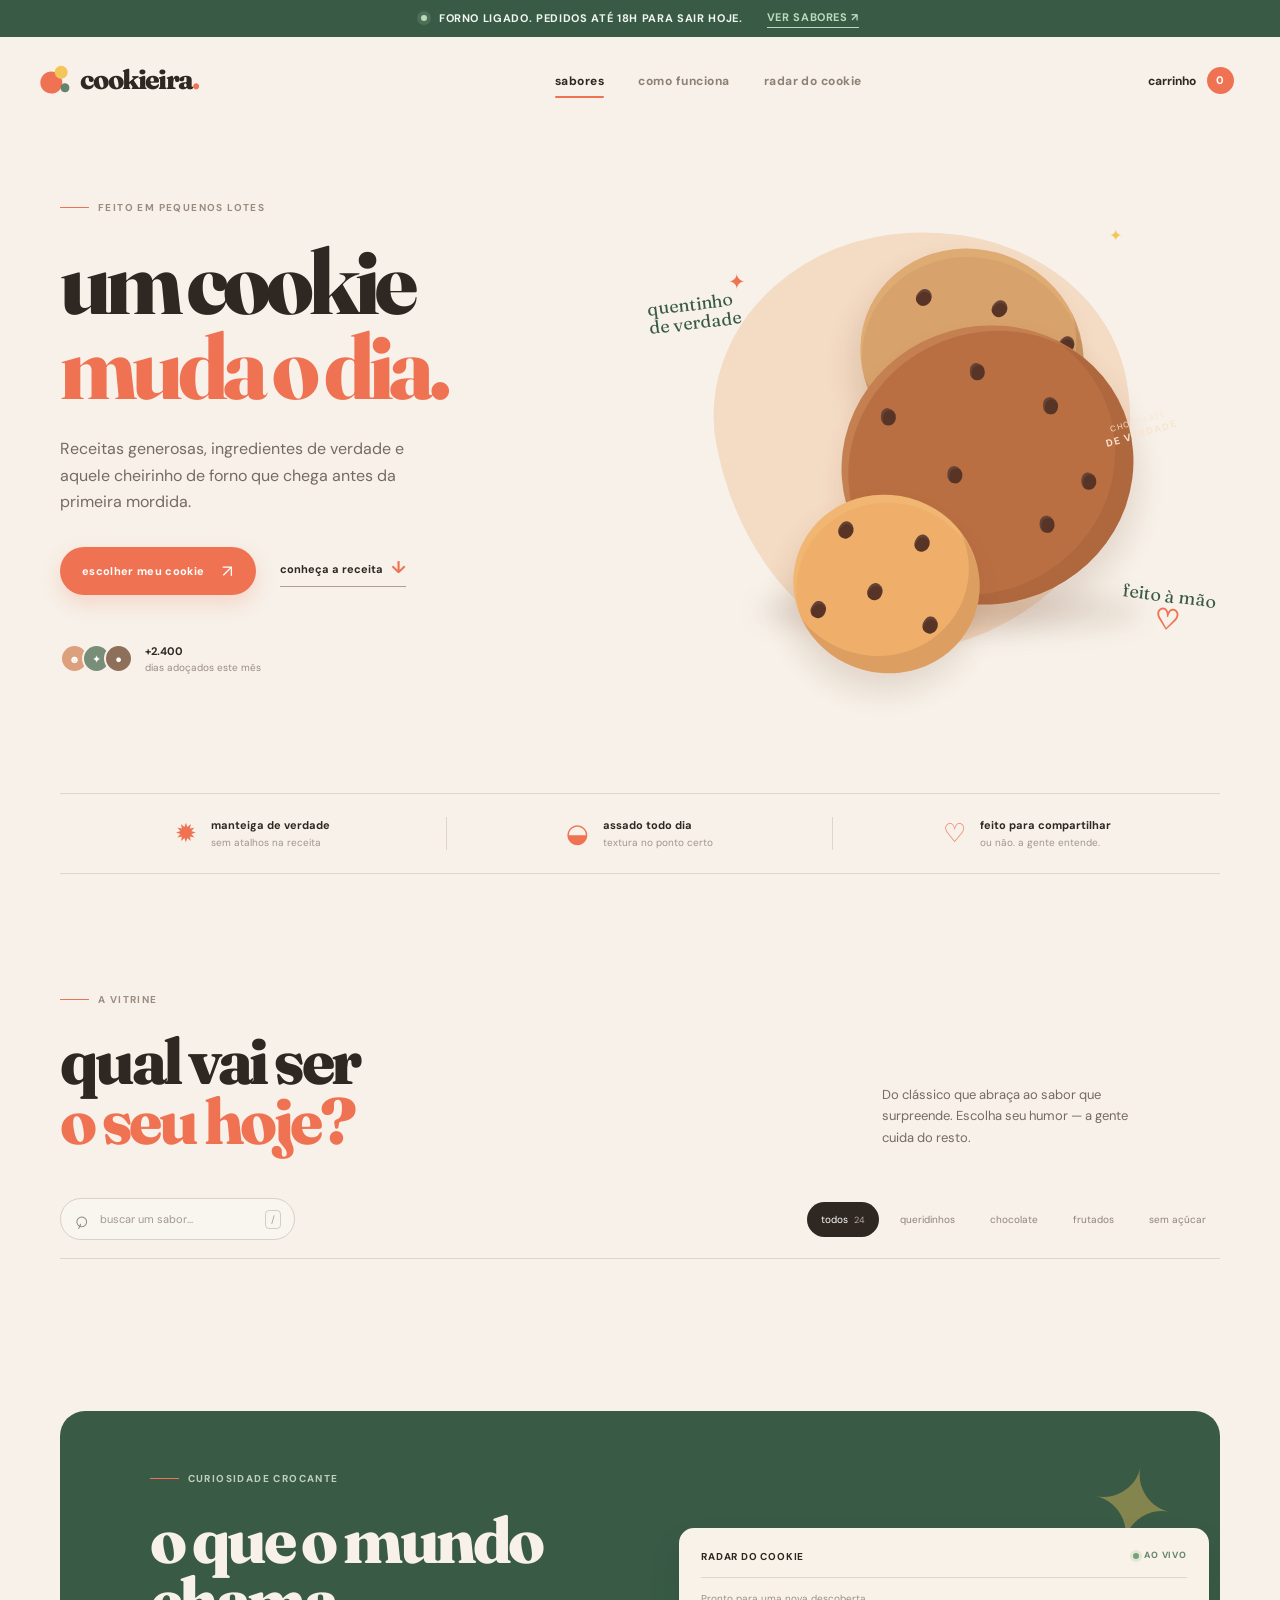
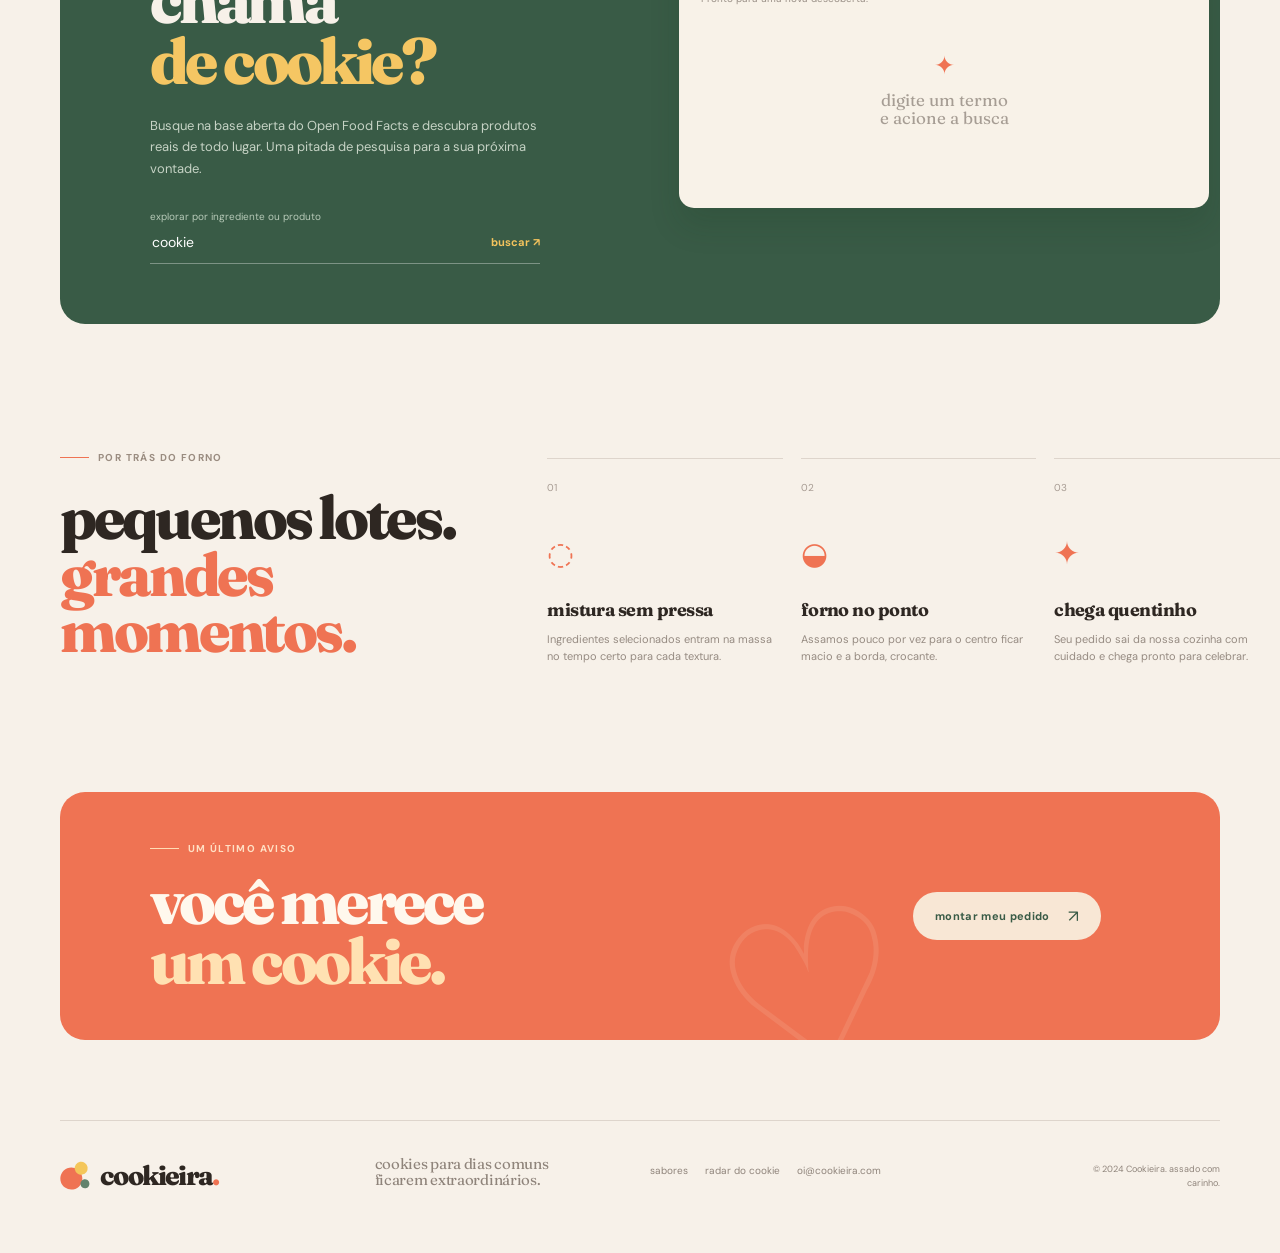
<file: index (1).html>
<!doctype html>
<html lang="pt-BR">
  <head>
    <meta charset="UTF-8" />
    <meta name="viewport" content="width=device-width, initial-scale=1.0" />
    <meta name="description" content="Cookieira: cookies artesanais, crocantes por fora e macios por dentro." />
    <title>Cookieira — Um cookie muda o dia</title>
    <link rel="preconnect" href="https://fonts.googleapis.com" />
    <link rel="preconnect" href="https://fonts.gstatic.com" crossorigin />
    <link href="https://fonts.googleapis.com/css2?family=DM+Sans:wght@400;500;600;700&family=Fraunces:opsz,wght@9..144,700;9..144,800&display=swap" rel="stylesheet" />
    <link rel="stylesheet" href="style.css" />
  </head>
  <body>
    <div class="announcement">
      <span class="announcement-dot"></span>
      <p>Forno ligado. Pedidos até 18h para sair hoje.</p>
      <a href="#catalogo">ver sabores <span aria-hidden="true">↗</span></a>
    </div>

    <header class="site-header">
      <a class="brand" href="#inicio" aria-label="Cookieira, voltar ao início">
        <span class="brand-mark" aria-hidden="true"><span></span><span></span><span></span></span>
        <span class="brand-name">cookieira<span>.</span></span>
      </a>
      <nav class="main-nav" aria-label="Navegação principal">
        <a class="active" href="#catalogo">sabores</a>
        <a href="#como-funciona">como funciona</a>
        <a href="#radar">radar do cookie</a>
      </nav>
      <button class="cart-trigger" id="cartTrigger" type="button" aria-label="Abrir carrinho">
        <span>carrinho</span>
        <span class="cart-count" id="cartCount">0</span>
      </button>
    </header>

    <main id="inicio">
      <section class="hero shell">
        <div class="hero-copy">
          <p class="eyebrow"><span class="eyebrow-line"></span>feito em pequenos lotes</p>
          <h1>um cookie<br /><em>muda o dia.</em></h1>
          <p class="hero-text">Receitas generosas, ingredientes de verdade e aquele cheirinho de forno que chega antes da primeira mordida.</p>
          <div class="hero-actions">
            <a class="button button-primary" href="#catalogo">escolher meu cookie <span aria-hidden="true">↗</span></a>
            <a class="text-link" href="#como-funciona">conheça a receita <span aria-hidden="true">↓</span></a>
          </div>
          <div class="hero-proof">
            <div class="avatar-stack" aria-hidden="true"><span>☻</span><span>✦</span><span>●</span></div>
            <div><strong>+2.400</strong><small>dias adoçados este mês</small></div>
          </div>
        </div>
        <div class="hero-art" aria-label="Ilustração de cookies artesanais" role="img">
          <span class="art-note note-one">quentinho<br />de verdade</span>
          <span class="art-note note-two">feito à mão<br /><strong>♡</strong></span>
          <span class="art-spark spark-one">✦</span>
          <span class="art-spark spark-two">✦</span>
          <div class="cookie-shadow"></div>
          <div class="cookie cookie-back"><i></i><i></i><i></i><i></i><i></i></div>
          <div class="cookie cookie-main"><i></i><i></i><i></i><i></i><i></i><i></i><i></i></div>
          <div class="cookie cookie-front"><i></i><i></i><i></i><i></i><i></i></div>
          <span class="art-label">CHOCOLATE<br /><strong>DE VERDADE</strong></span>
        </div>
      </section>

      <section class="mini-stats shell" aria-label="Diferenciais da Cookieira">
        <div class="mini-stat"><span class="stat-icon">✹</span><div><strong>manteiga de verdade</strong><small>sem atalhos na receita</small></div></div>
        <div class="mini-stat"><span class="stat-icon">◒</span><div><strong>assado todo dia</strong><small>textura no ponto certo</small></div></div>
        <div class="mini-stat"><span class="stat-icon">♡</span><div><strong>feito para compartilhar</strong><small>ou não. a gente entende.</small></div></div>
      </section>

      <section class="catalog-section shell" id="catalogo">
        <div class="section-heading">
          <div><p class="eyebrow"><span class="eyebrow-line"></span>a vitrine</p><h2>qual vai ser<br /><em>o seu hoje?</em></h2></div>
          <p class="section-intro">Do clássico que abraça ao sabor que surpreende. Escolha seu humor — a gente cuida do resto.</p>
        </div>
        <div class="catalog-toolbar">
          <label class="search-box" for="catalogSearch"><span aria-hidden="true">⌕</span><input id="catalogSearch" type="search" placeholder="buscar um sabor..." autocomplete="off" /><kbd>/</kbd></label>
          <div class="filter-list" id="filterList" aria-label="Filtrar sabores">
            <button class="filter-button active" type="button" data-filter="todos">todos <span>24</span></button>
            <button class="filter-button" type="button" data-filter="queridinhos">queridinhos</button>
            <button class="filter-button" type="button" data-filter="chocolate">chocolate</button>
            <button class="filter-button" type="button" data-filter="frutados">frutados</button>
            <button class="filter-button" type="button" data-filter="sem açúcar">sem açúcar</button>
          </div>
        </div>
        <div class="catalog-grid" id="catalogGrid" aria-live="polite"></div>
        <p class="empty-state" id="emptyState" hidden>Nenhum cookie encontrou esse caminho. Tente outro sabor ou limpe a busca.</p>
      </section>

      <section class="api-section shell" id="radar">
        <div class="api-copy">
          <p class="eyebrow light"><span class="eyebrow-line"></span>curiosidade crocante</p>
          <h2>o que o mundo chama<br /><em>de cookie?</em></h2>
          <p>Busque na base aberta do Open Food Facts e descubra produtos reais de todo lugar. Uma pitada de pesquisa para a sua próxima vontade.</p>
          <div class="api-search-wrap">
            <label for="apiTerm">explorar por ingrediente ou produto</label>
            <div class="api-input-row"><input id="apiTerm" type="search" value="cookie" placeholder="ex.: chocolate" /><button id="apiSearchButton" type="button">buscar <span aria-hidden="true">↗</span></button></div>
          </div>
        </div>
        <div class="api-results-panel">
          <div class="api-panel-top"><span>radar do cookie</span><span class="live-pill"><i></i> ao vivo</span></div>
          <p class="api-status" id="apiStatus">Pronto para uma nova descoberta.</p>
          <div class="api-results" id="apiResults" aria-live="polite"><div class="api-placeholder"><span>✦</span><p>digite um termo<br />e acione a busca</p></div></div>
        </div>
      </section>

      <section class="process-section shell" id="como-funciona">
        <div class="process-heading"><p class="eyebrow"><span class="eyebrow-line"></span>por trás do forno</p><h2>pequenos lotes.<br /><em>grandes momentos.</em></h2></div>
        <div class="process-steps">
          <article><span class="step-number">01</span><span class="step-icon">◌</span><h3>mistura sem pressa</h3><p>Ingredientes selecionados entram na massa no tempo certo para cada textura.</p></article>
          <article><span class="step-number">02</span><span class="step-icon">◒</span><h3>forno no ponto</h3><p>Assamos pouco por vez para o centro ficar macio e a borda, crocante.</p></article>
          <article><span class="step-number">03</span><span class="step-icon">✦</span><h3>chega quentinho</h3><p>Seu pedido sai da nossa cozinha com cuidado e chega pronto para celebrar.</p></article>
        </div>
      </section>

      <section class="closing-cta shell"><div><p class="eyebrow light"><span class="eyebrow-line"></span>um último aviso</p><h2>você merece<br /><em>um cookie.</em></h2></div><a class="button button-light" href="#catalogo">montar meu pedido <span aria-hidden="true">↗</span></a></section>
    </main>

    <footer class="site-footer shell"><a class="brand" href="#inicio"><span class="brand-mark" aria-hidden="true"><span></span><span></span><span></span></span><span class="brand-name">cookieira<span>.</span></span></a><p>cookies para dias comuns<br />ficarem extraordinários.</p><div class="footer-links"><a href="#catalogo">sabores</a><a href="#radar">radar do cookie</a><a href="mailto:oi@cookieira.com">oi@cookieira.com</a></div><small>© 2024 Cookieira. assado com carinho.</small></footer>

    <div class="drawer-backdrop" id="drawerBackdrop"></div>
    <aside class="cart-drawer" id="cartDrawer" aria-labelledby="cartTitle" aria-hidden="true">
      <div class="drawer-header"><div><p class="eyebrow"><span class="eyebrow-line"></span>seu momento</p><h2 id="cartTitle">carrinho<span>.</span></h2></div><button class="close-drawer" id="closeDrawer" type="button" aria-label="Fechar carrinho">×</button></div>
      <div class="cart-items" id="cartItems"></div>
      <div class="cart-empty" id="cartEmpty"><span>◒</span><p>seu carrinho está<br /><strong>esperando um cookie.</strong></p><a href="#catalogo" id="goToCatalog">ver sabores</a></div>
      <div class="cart-summary" id="cartSummary" hidden><div><span>subtotal</span><strong id="cartSubtotal">R$ 0,00</strong></div><p>entrega calculada no checkout</p><button class="button button-primary full-width" type="button" id="checkoutButton">finalizar pedido <span aria-hidden="true">↗</span></button></div>
    </aside>
    <div class="toast" id="toast" role="status" aria-live="polite"></div>
    <script src="script.js"></script>
  </body>
</html>
</file>
<file: style.css>
@import url('https://fonts.googleapis.com/css2?family=DM+Sans:wght@400;500;600;700&family=Fraunces:opsz,wght@9..144,700;9..144,800&display=swap');

:root{--ink:#2e2722;--muted:#756b63;--paper:#f7f1e9;--paper-2:#fffaf4;--line:#ded5cc;--orange:#ef7353;--orange-dark:#d85f43;--sage:#63836d;--sage-dark:#395b46;--yellow:#f4c65a;--purple:#8172a7;--white:#fff;--radius:18px;--serif:'Fraunces',Georgia,serif;--sans:'DM Sans',Arial,sans-serif}
*{box-sizing:border-box}html{scroll-behavior:smooth}body{margin:0;background:var(--paper);color:var(--ink);font-family:var(--sans);font-size:16px;line-height:1.5}body.drawer-open{overflow:hidden}a{color:inherit;text-decoration:none}button,input{font:inherit}button{cursor:pointer} .shell{width:min(1160px,calc(100% - 64px));margin-inline:auto}
.announcement{background:var(--sage-dark);color:#f1f6ef;display:flex;align-items:center;justify-content:center;gap:12px;padding:9px 20px;font-size:11px;font-weight:700;letter-spacing:.06em;text-transform:uppercase}.announcement p{margin:0}.announcement a{margin-left:12px;color:#b9ddbc;border-bottom:1px solid #b9ddbc;padding-bottom:1px}.announcement-dot{background:#bdd9b8;width:6px;height:6px;border-radius:50%;box-shadow:0 0 0 4px rgba(189,217,184,.15)}
.site-header{height:88px;width:min(1200px,calc(100% - 48px));margin:0 auto;display:flex;align-items:center;justify-content:space-between}.brand{display:inline-flex;align-items:center;gap:11px}.brand-mark{position:relative;width:29px;height:27px;display:inline-block;transform:rotate(-10deg)}.brand-mark span{position:absolute;background:var(--orange);display:block;border-radius:50%}.brand-mark span:nth-child(1){width:22px;height:22px;left:0;top:4px}.brand-mark span:nth-child(2){width:13px;height:13px;right:0;top:0;background:var(--yellow)}.brand-mark span:nth-child(3){width:9px;height:9px;right:1px;bottom:0;background:var(--sage)}.brand-name{font-family:var(--serif);font-weight:800;font-size:27px;letter-spacing:-.06em}.brand-name span{color:var(--orange)}.main-nav{display:flex;gap:34px;margin-left:76px;font-size:12px;font-weight:700;letter-spacing:.04em;color:#8d8176}.main-nav a{position:relative;padding-block:8px;transition:color .2s}.main-nav a:hover,.main-nav a.active{color:var(--ink)}.main-nav a.active:after{content:'';position:absolute;left:0;right:0;bottom:0;height:2px;background:var(--orange);border-radius:4px}.cart-trigger{border:0;background:transparent;display:flex;align-items:center;gap:11px;color:var(--ink);font-size:12px;font-weight:700}.cart-count{background:var(--orange);color:#fff;display:grid;place-items:center;width:27px;height:27px;border-radius:50%;font-size:11px;transition:transform .2s}.cart-trigger:hover .cart-count{transform:scale(1.1)}
.hero{display:grid;grid-template-columns:47% 53%;min-height:560px;align-items:center;padding-top:23px;padding-bottom:48px}.hero-copy{padding:52px 0 70px}.eyebrow{display:flex;align-items:center;gap:9px;font-size:10px;font-weight:700;letter-spacing:.14em;text-transform:uppercase;color:#9a8c80;margin:0 0 24px}.eyebrow-line{display:block;width:29px;height:1px;background:var(--orange)}h1,h2,h3,p{margin-top:0}h1,h2{font-family:var(--serif);font-weight:800;line-height:.94;letter-spacing:-.055em}h1{font-size:clamp(58px,7.1vw,94px);margin:0 0 27px}h1 em,h2 em{font-style:normal;color:var(--orange)}.hero-text{max-width:390px;color:var(--muted);font-size:16px;line-height:1.65;margin-bottom:31px}.hero-actions{display:flex;align-items:center;gap:24px}.button{border:0;border-radius:999px;padding:16px 22px;display:inline-flex;align-items:center;gap:18px;font-size:11px;font-weight:700;letter-spacing:.03em;transition:transform .2s,background .2s,box-shadow .2s}.button span{font-size:17px;font-weight:400;line-height:0}.button:hover{transform:translateY(-2px)}.button-primary{background:var(--orange);color:#fff;box-shadow:0 8px 20px rgba(239,115,83,.22)}.button-primary:hover{background:var(--orange-dark);box-shadow:0 10px 25px rgba(239,115,83,.3)}.button-light{background:#f8e7d5;color:var(--sage-dark)}.text-link{font-size:11px;font-weight:700;border-bottom:1px solid #aaa096;padding-bottom:5px}.text-link span{color:var(--orange);font-size:17px;margin-left:5px}.hero-proof{display:flex;align-items:center;gap:12px;margin-top:48px}.avatar-stack{display:flex;align-items:center}.avatar-stack span{display:grid;place-items:center;width:29px;height:29px;border-radius:50%;border:2px solid var(--paper);margin-left:-7px;font-size:11px;color:#fff}.avatar-stack span:first-child{margin-left:0;background:#dca07c}.avatar-stack span:nth-child(2){background:#788e78}.avatar-stack span:nth-child(3){background:#8e6f5a}.hero-proof strong,.hero-proof small{display:block}.hero-proof strong{font-size:11px}.hero-proof small{font-size:10px;color:#9a8e84}
.hero-art{height:510px;position:relative;isolation:isolate}.hero-art:before{content:'';position:absolute;z-index:-1;width:415px;height:415px;right:14%;top:40px;border-radius:47% 53% 58% 42% / 42% 45% 55% 58%;background:#f4dbc4;transform:rotate(-11deg)}.cookie{position:absolute;border-radius:50%;background:#b96f42;box-shadow:inset -15px -14px 0 rgba(117,58,35,.14),inset 5px 7px 0 rgba(255,215,156,.16),0 19px 28px rgba(111,64,38,.14)}.cookie i{position:absolute;width:15px;height:17px;border-radius:42% 58% 49% 51%;background:#583426;transform:rotate(20deg);box-shadow:inset 2px 2px 0 rgba(255,255,255,.08)}.cookie-back{width:226px;height:211px;right:22%;top:59px;transform:rotate(26deg);background:#d7a26b;z-index:1}.cookie-back i:nth-child(1){left:37px;top:66px}.cookie-back i:nth-child(2){left:110px;top:43px}.cookie-back i:nth-child(3){left:160px;top:112px}.cookie-back i:nth-child(4){left:74px;top:155px}.cookie-back i:nth-child(5){left:186px;top:46px}.cookie-main{width:293px;height:278px;right:14%;top:135px;transform:rotate(-16deg);z-index:2}.cookie-main i:nth-child(1){left:57px;top:57px}.cookie-main i:nth-child(2){left:155px;top:38px}.cookie-main i:nth-child(3){left:216px;top:91px}.cookie-main i:nth-child(4){left:105px;top:131px}.cookie-main i:nth-child(5){left:44px;top:188px}.cookie-main i:nth-child(6){left:180px;top:204px}.cookie-main i:nth-child(7){left:232px;top:174px}.cookie-front{width:187px;height:178px;right:39%;top:304px;transform:rotate(15deg);z-index:3;background:#efaf6b}.cookie-front i:nth-child(1){left:33px;top:39px}.cookie-front i:nth-child(2){left:110px;top:32px}.cookie-front i:nth-child(3){left:77px;top:91px}.cookie-front i:nth-child(4){left:27px;top:123px}.cookie-front i:nth-child(5){left:139px;top:109px}.cookie-shadow{position:absolute;width:380px;height:40px;right:13%;bottom:70px;border-radius:50%;background:rgba(111,64,38,.15);filter:blur(13px);z-index:0}.art-note{position:absolute;z-index:5;color:var(--sage-dark);font-family:var(--serif);font-size:18px;line-height:1.08;transform:rotate(-7deg)}.note-one{left:7%;top:103px}.note-two{right:1%;bottom:65px;transform:rotate(7deg);text-align:center}.note-two strong{font-size:28px;color:var(--orange)}.art-spark{position:absolute;color:var(--orange);font-size:21px;z-index:5}.spark-one{left:20%;top:76px}.spark-two{right:16%;top:33px;color:var(--yellow);font-size:16px}.art-label{position:absolute;z-index:6;right:7%;top:225px;font-size:8px;color:#f9e5ce;text-align:center;letter-spacing:.16em;line-height:1.35;transform:rotate(-16deg)}.art-label strong{font-size:10px}.mini-stats{border-top:1px solid var(--line);border-bottom:1px solid var(--line);display:grid;grid-template-columns:repeat(3,1fr);padding:23px 0;margin-bottom:118px}.mini-stat{display:flex;align-items:center;justify-content:center;gap:14px;border-right:1px solid var(--line)}.mini-stat:last-child{border-right:0}.stat-icon{font-size:26px;color:var(--orange);line-height:1}.mini-stat strong,.mini-stat small{display:block}.mini-stat strong{font-size:11px}.mini-stat small{font-size:10px;color:#a0968e;margin-top:2px}
.catalog-section{padding-bottom:126px}.section-heading{display:flex;justify-content:space-between;align-items:end;margin-bottom:47px}.section-heading h2,.process-heading h2,.api-copy h2,.closing-cta h2{font-size:clamp(43px,5vw,66px);margin:0}.section-intro{max-width:280px;font-size:13px;color:var(--muted);line-height:1.65;margin:0 5% 3px 0}.catalog-toolbar{display:flex;align-items:center;justify-content:space-between;border-bottom:1px solid var(--line);padding-bottom:18px;margin-bottom:26px;gap:25px}.search-box{height:42px;border:1px solid #d9d0c7;border-radius:99px;display:flex;align-items:center;gap:10px;padding:0 13px;background:rgba(255,255,255,.26);width:235px}.search-box>span{font-size:23px;line-height:0;color:#8c8279;transform:rotate(-20deg)}.search-box input{border:0;outline:0;background:transparent;width:100%;font-size:11px;color:var(--ink)}.search-box input::placeholder{color:#a29a91}.search-box kbd{font-family:var(--sans);font-size:10px;color:#aaa198;border:1px solid #d6ccc2;border-radius:4px;padding:1px 5px}.filter-list{display:flex;gap:7px;flex-wrap:wrap;justify-content:flex-end}.filter-button{border:1px solid transparent;background:transparent;border-radius:99px;padding:9px 13px;font-size:10px;color:#8f847b;transition:all .2s}.filter-button span{font-size:9px;margin-left:3px;color:#b4aaa1}.filter-button:hover{color:var(--ink)}.filter-button.active{background:var(--ink);color:#fff}.catalog-grid{display:grid;grid-template-columns:repeat(4,1fr);gap:22px 17px}.product-card{background:var(--paper-2);border:1px solid #eee4da;border-radius:var(--radius);padding:11px;min-width:0;position:relative;transition:transform .25s,box-shadow .25s}.product-card:hover{transform:translateY(-5px);box-shadow:0 15px 30px rgba(96,66,42,.11)}.product-visual{height:193px;border-radius:12px;position:relative;overflow:hidden;display:grid;place-items:center;margin-bottom:14px}.product-visual:after{content:'';position:absolute;width:86px;height:14px;border-radius:50%;background:rgba(65,41,27,.16);bottom:28px;filter:blur(8px)}.product-cookie{width:114px;height:104px;border-radius:50%;position:relative;z-index:1;box-shadow:inset -9px -9px 0 rgba(111,58,31,.12),inset 5px 6px 0 rgba(255,255,255,.14),0 9px 11px rgba(81,46,29,.14)}.product-cookie:before,.product-cookie:after{content:'';position:absolute;width:11px;height:14px;background:#5b3426;border-radius:40%;transform:rotate(20deg)}.product-cookie:before{left:23px;top:26px;box-shadow:36px 7px #5b3426,61px -14px #5b3426,25px 43px #5b3426,70px 45px #5b3426}.product-cookie:after{left:65px;top:61px;box-shadow:-46px 15px #5b3426}.card-tag{position:absolute;top:10px;left:10px;border-radius:99px;background:rgba(255,255,255,.73);padding:5px 8px;color:#6d6159;font-size:9px;font-weight:700;z-index:2}.favorite-button{position:absolute;top:10px;right:10px;border:0;border-radius:50%;width:27px;height:27px;background:rgba(255,255,255,.67);color:#85776e;font-size:14px;z-index:2;transition:color .2s,background .2s}.favorite-button:hover,.favorite-button.saved{color:var(--orange);background:#fff}.product-info{padding:0 5px 3px}.product-name{font-family:var(--serif);font-size:18px;letter-spacing:-.03em;margin:0 0 3px;line-height:1.1}.product-description{font-size:10px;color:#968b82;white-space:nowrap;overflow:hidden;text-overflow:ellipsis;margin:0 0 13px}.product-bottom{display:flex;justify-content:space-between;align-items:center;gap:5px}.product-price{font-size:13px;font-weight:700}.product-add{border:0;width:29px;height:29px;border-radius:50%;background:var(--ink);color:#fff;font-size:20px;line-height:0;display:grid;place-items:center;transition:background .2s,transform .2s}.product-add:hover{background:var(--orange);transform:rotate(90deg)}.tone-orange{background:#f8dfc8}.tone-yellow{background:#f8e9bd}.tone-sage{background:#d8e1d5}.tone-purple{background:#e4dced}.tone-pink{background:#f3d9d3}.tone-blue{background:#d7e7e5}.tone-orange .product-cookie{background:#d88a50}.tone-yellow .product-cookie{background:#e1a85e}.tone-sage .product-cookie{background:#ab7347}.tone-purple .product-cookie{background:#b57950}.tone-pink .product-cookie{background:#d3835d}.tone-blue .product-cookie{background:#c1824d}.empty-state{text-align:center;color:var(--muted);font-size:14px;padding:48px 0;margin:0}
.api-section{background:var(--sage-dark);color:#f4f2e9;border-radius:25px;padding:60px 7%;display:grid;grid-template-columns:46% 54%;gap:8%;align-items:center;margin-bottom:126px;overflow:hidden;position:relative}.api-section:after{content:'✦';position:absolute;right:4%;top:20px;color:rgba(245,198,90,.4);font-size:100px;transform:rotate(12deg)}.eyebrow.light{color:#bfd1bc}.api-copy{position:relative;z-index:1}.api-copy h2{color:#f7f1e9;margin-bottom:24px}.api-copy h2 em{color:#f5c663}.api-copy>p:not(.eyebrow){color:#c6d3c5;font-size:13px;max-width:395px;line-height:1.65;margin-bottom:30px}.api-search-wrap label{font-size:10px;color:#b7cab8;display:block;margin-bottom:7px}.api-input-row{display:flex;border-bottom:1px solid rgba(255,255,255,.34);padding-bottom:9px;max-width:390px}.api-input-row input{background:transparent;border:0;outline:0;color:#fff;width:100%;font-size:14px}.api-input-row input::placeholder{color:#9eb4a0}.api-input-row button{border:0;background:transparent;color:#f3c35d;font-size:11px;font-weight:700;padding:0 0 0 15px;white-space:nowrap}.api-results-panel{position:relative;z-index:1;background:#f8f2e8;color:var(--ink);border-radius:15px;padding:21px 22px;min-height:280px;box-shadow:0 18px 30px rgba(19,55,29,.15)}.api-panel-top{display:flex;justify-content:space-between;align-items:center;font-size:10px;font-weight:700;letter-spacing:.08em;text-transform:uppercase;border-bottom:1px solid #ded7cd;padding-bottom:13px}.live-pill{font-size:9px;color:var(--sage);display:flex;align-items:center;gap:5px}.live-pill i{display:block;width:6px;height:6px;border-radius:50%;background:#73a378;box-shadow:0 0 0 3px rgba(115,163,120,.15)}.api-status{font-size:10px;color:#998f86;margin:13px 0}.api-results{display:grid;gap:9px}.api-placeholder{text-align:center;color:#a69d94;padding:28px 10px}.api-placeholder span{display:block;color:var(--orange);font-size:25px;margin-bottom:7px}.api-placeholder p{font-family:var(--serif);font-size:17px;line-height:1.05;margin:0}.api-result-card{display:grid;grid-template-columns:45px 1fr auto;gap:11px;align-items:center;border:1px solid #e5ddd3;background:#fffaf4;border-radius:9px;padding:8px}.api-thumb{width:45px;height:45px;border-radius:8px;background:#f2dfc9;display:grid;place-items:center;overflow:hidden}.api-thumb img{width:100%;height:100%;object-fit:cover}.api-thumb span{font-size:20px;color:var(--orange)}.api-result-name{font-size:11px;font-weight:700;white-space:nowrap;overflow:hidden;text-overflow:ellipsis;margin:0 0 2px}.api-result-meta{font-size:9px;color:#9a9087;white-space:nowrap;overflow:hidden;text-overflow:ellipsis;margin:0}.api-result-grade{text-align:right;font-size:9px;color:#8d837b}.api-result-grade strong{font-family:var(--serif);font-size:16px;display:block;color:var(--sage-dark)}
.process-section{display:grid;grid-template-columns:36% 64%;gap:6%;padding-bottom:126px}.process-heading h2{font-size:clamp(40px,4.7vw,61px)}.process-steps{display:grid;grid-template-columns:repeat(3,1fr);gap:18px;padding-top:8px}.process-steps article{border-top:1px solid var(--line);padding-top:15px;position:relative}.step-number{font-size:10px;color:#a69b92}.step-icon{display:block;color:var(--orange);font-size:31px;margin:33px 0 18px}.process-steps h3{font-family:var(--serif);font-size:18px;letter-spacing:-.03em;margin-bottom:8px}.process-steps p{font-size:11px;color:#968b82;line-height:1.6;margin:0}
.closing-cta{background:var(--orange);border-radius:25px;color:#fff8ed;padding:49px 7%;display:flex;justify-content:space-between;align-items:center;margin-bottom:80px;position:relative;overflow:hidden}.closing-cta:after{content:'♡';font-family:var(--serif);font-size:210px;line-height:1;position:absolute;right:27%;bottom:-56px;color:rgba(255,247,231,.11);transform:rotate(-14deg)}.closing-cta .eyebrow{color:#ffe0c5;margin-bottom:15px}.closing-cta .eyebrow-line{background:#ffddb5}.closing-cta h2{font-size:clamp(44px,5vw,67px);position:relative;z-index:1}.closing-cta h2 em{color:#ffe1b2}.closing-cta .button{position:relative;z-index:1;margin-right:3%}
.site-footer{border-top:1px solid var(--line);padding:35px 0 50px;display:grid;grid-template-columns:1.5fr 1.3fr 2fr .8fr;gap:20px;align-items:start;color:#8f847b}.site-footer .brand{color:var(--ink);align-self:start}.site-footer p{font-family:var(--serif);font-size:15px;line-height:1.05;letter-spacing:-.02em}.footer-links{display:flex;gap:17px;font-size:10px;flex-wrap:wrap;padding-top:7px}.footer-links a:hover{color:var(--orange)}.site-footer small{text-align:right;font-size:9px;padding-top:7px}
.drawer-backdrop{position:fixed;inset:0;background:rgba(39,31,26,.39);z-index:20;opacity:0;visibility:hidden;transition:all .3s}.drawer-backdrop.open{opacity:1;visibility:visible}.cart-drawer{position:fixed;z-index:21;right:0;top:0;width:min(430px,100%);height:100dvh;background:var(--paper-2);padding:32px 30px;transform:translateX(100%);transition:transform .35s cubic-bezier(.2,.75,.25,1);display:flex;flex-direction:column}.cart-drawer.open{transform:translateX(0)}.drawer-header{display:flex;justify-content:space-between;align-items:flex-start}.drawer-header .eyebrow{margin-bottom:12px}.drawer-header h2{font-size:42px;margin:0}.drawer-header h2 span{color:var(--orange)}.close-drawer{width:34px;height:34px;border:1px solid var(--line);background:transparent;border-radius:50%;font-size:23px;line-height:0;color:var(--muted)}.cart-items{padding:30px 0 18px;overflow:auto;display:grid;gap:12px}.cart-item{display:grid;grid-template-columns:68px 1fr auto;gap:12px;align-items:center;border-bottom:1px solid #e9dfd5;padding-bottom:12px}.cart-item-visual{height:68px;border-radius:10px;display:grid;place-items:center}.cart-item-visual .product-cookie{width:48px;height:44px;box-shadow:inset -5px -5px 0 rgba(111,58,31,.12),inset 3px 3px 0 rgba(255,255,255,.14)}.cart-item-visual .product-cookie:before,.cart-item-visual .product-cookie:after{width:6px;height:8px}.cart-item-visual .product-cookie:before{left:10px;top:10px;box-shadow:15px 3px #5b3426,26px -5px #5b3426,12px 18px #5b3426,30px 20px #5b3426}.cart-item-visual .product-cookie:after{left:28px;top:27px;box-shadow:-18px 6px #5b3426}.cart-item-info h3{font-family:var(--serif);font-size:15px;margin:0 0 2px}.cart-item-info p{font-size:10px;color:#9c9289;margin:0}.quantity-controls{display:flex;align-items:center;gap:9px;margin-top:9px}.quantity-controls button{border:1px solid #ddd2c8;background:transparent;width:20px;height:20px;border-radius:50%;font-size:14px;line-height:0;color:var(--ink)}.quantity-controls span{font-size:10px;font-weight:700;min-width:10px;text-align:center}.cart-item-price{font-size:11px;font-weight:700;align-self:start;padding-top:4px}.cart-empty{flex:1;display:flex;flex-direction:column;align-items:center;justify-content:center;text-align:center;color:#a1968c}.cart-empty>span{font-size:45px;color:var(--orange);margin-bottom:13px}.cart-empty p{font-family:var(--serif);font-size:21px;line-height:1.05}.cart-empty p strong{color:var(--ink)}.cart-empty a{color:var(--orange);font-size:11px;font-weight:700;border-bottom:1px solid var(--orange);padding-bottom:3px}.cart-summary{border-top:1px solid var(--line);padding-top:20px;margin-top:auto}.cart-summary>div{display:flex;justify-content:space-between;align-items:center}.cart-summary>div span{font-size:11px;color:#998e85}.cart-summary>div strong{font-size:19px;font-family:var(--serif)}.cart-summary p{font-size:10px;color:#9a9087;margin:4px 0 17px}.full-width{width:100%;justify-content:center}.toast{position:fixed;z-index:40;bottom:23px;left:50%;transform:translate(-50%,20px);opacity:0;pointer-events:none;background:var(--ink);color:#fff;padding:12px 17px;border-radius:99px;font-size:11px;transition:all .25s}.toast.show{opacity:1;transform:translate(-50%,0)}
@media(max-width:900px){.main-nav{margin-left:0;gap:20px}.hero{grid-template-columns:52% 48%;min-height:520px}.hero-art{transform:scale(.82);transform-origin:center right;margin-left:-40px}.catalog-grid{grid-template-columns:repeat(3,1fr)}.api-section{grid-template-columns:1fr;gap:38px}.api-section:after{right:8%;top:0}.api-copy>p:not(.eyebrow){max-width:550px}.process-section{grid-template-columns:1fr;gap:45px}.process-steps{padding-top:0}.site-footer{grid-template-columns:1.2fr 1fr 1.8fr}.site-footer small{grid-column:1/-1;text-align:left}}
@media(max-width:650px){.shell{width:min(100% - 36px,500px)}.announcement{font-size:9px;gap:7px}.announcement a{margin-left:4px}.site-header{height:75px;width:calc(100% - 36px)}.main-nav{display:none}.brand-name{font-size:24px}.cart-trigger span:first-child{display:none}.hero{display:block;min-height:0;padding-top:31px;padding-bottom:36px}.hero-copy{padding:0}.hero-text{font-size:14px;max-width:310px}.hero-proof{margin-top:31px}.hero-art{height:350px;transform:none;margin:4px 0 0}.hero-art:before{width:290px;height:290px;right:9%;top:28px}.cookie-back{width:160px;height:149px;right:17%;top:35px}.cookie-main{width:220px;height:209px;right:5%;top:102px}.cookie-front{width:140px;height:133px;right:35%;top:230px}.cookie i{transform:scale(.72) rotate(20deg)}.cookie-back i:nth-child(1){left:25px;top:45px}.cookie-back i:nth-child(2){left:78px;top:30px}.cookie-back i:nth-child(3){left:114px;top:79px}.cookie-back i:nth-child(4){left:53px;top:110px}.cookie-back i:nth-child(5){left:132px;top:32px}.cookie-main i:nth-child(1){left:43px;top:43px}.cookie-main i:nth-child(2){left:116px;top:27px}.cookie-main i:nth-child(3){left:163px;top:68px}.cookie-main i:nth-child(4){left:78px;top:99px}.cookie-main i:nth-child(5){left:33px;top:141px}.cookie-main i:nth-child(6){left:135px;top:154px}.cookie-main i:nth-child(7){left:174px;top:130px}.cookie-front i:nth-child(1){left:24px;top:29px}.cookie-front i:nth-child(2){left:82px;top:23px}.cookie-front i:nth-child(3){left:57px;top:68px}.cookie-front i:nth-child(4){left:20px;top:92px}.cookie-front i:nth-child(5){left:100px;top:81px}.cookie-shadow{right:5%;bottom:36px;width:285px}.note-one{left:0;top:50px;font-size:15px}.note-two{right:0;bottom:21px;font-size:15px}.art-label{right:7%;top:150px}.spark-one{left:15%;top:31px}.spark-two{right:12%;top:14px}.mini-stats{grid-template-columns:1fr;gap:15px;margin-bottom:76px;padding:20px 0}.mini-stat{justify-content:flex-start;border-right:0}.catalog-section{padding-bottom:78px}.section-heading{display:block;margin-bottom:28px}.section-heading h2{font-size:49px}.section-intro{margin:22px 0 0;max-width:335px}.catalog-toolbar{display:block;margin-bottom:20px}.search-box{width:100%;margin-bottom:13px}.filter-list{justify-content:flex-start;overflow:auto;flex-wrap:nowrap;padding-bottom:3px}.filter-button{white-space:nowrap}.catalog-grid{grid-template-columns:repeat(2,1fr);gap:12px}.product-visual{height:145px}.product-cookie{width:82px;height:75px}.product-cookie:before,.product-cookie:after{width:8px;height:10px}.product-cookie:before{left:16px;top:19px;box-shadow:26px 5px #5b3426,43px -10px #5b3426,19px 31px #5b3426,49px 33px #5b3426}.product-cookie:after{left:47px;top:44px;box-shadow:-33px 11px #5b3426}.product-description{margin-bottom:9px}.product-name{font-size:16px}.api-section{border-radius:18px;padding:36px 25px;margin-bottom:78px}.api-copy h2{font-size:45px}.api-results-panel{padding:17px;min-height:250px}.api-result-card{grid-template-columns:39px 1fr auto}.api-thumb{width:39px;height:39px}.process-section{padding-bottom:80px}.process-heading h2{font-size:48px}.process-steps{grid-template-columns:1fr;gap:26px}.process-steps article{display:grid;grid-template-columns:38px 1fr;grid-template-rows:auto auto auto;padding-top:11px}.step-number{grid-row:1/4}.step-icon{grid-column:2;margin:0 0 7px;font-size:24px}.process-steps h3{grid-column:2;margin-bottom:3px}.process-steps p{grid-column:2}.closing-cta{display:block;padding:37px 25px;margin-bottom:55px}.closing-cta h2{font-size:51px;margin-bottom:28px}.closing-cta .button{margin:0}.site-footer{grid-template-columns:1fr 1fr;gap:25px;padding-bottom:35px}.site-footer p{grid-column:2;grid-row:1}.footer-links{grid-column:1/-1}.site-footer small{text-align:left;grid-column:1/-1}.cart-drawer{padding:27px 21px}}
@media(max-width:380px){h1{font-size:53px}.catalog-grid{gap:9px}.product-visual{height:128px}.product-name{font-size:14px}.product-description{font-size:9px}.filter-button{padding-inline:10px}}
</file>
